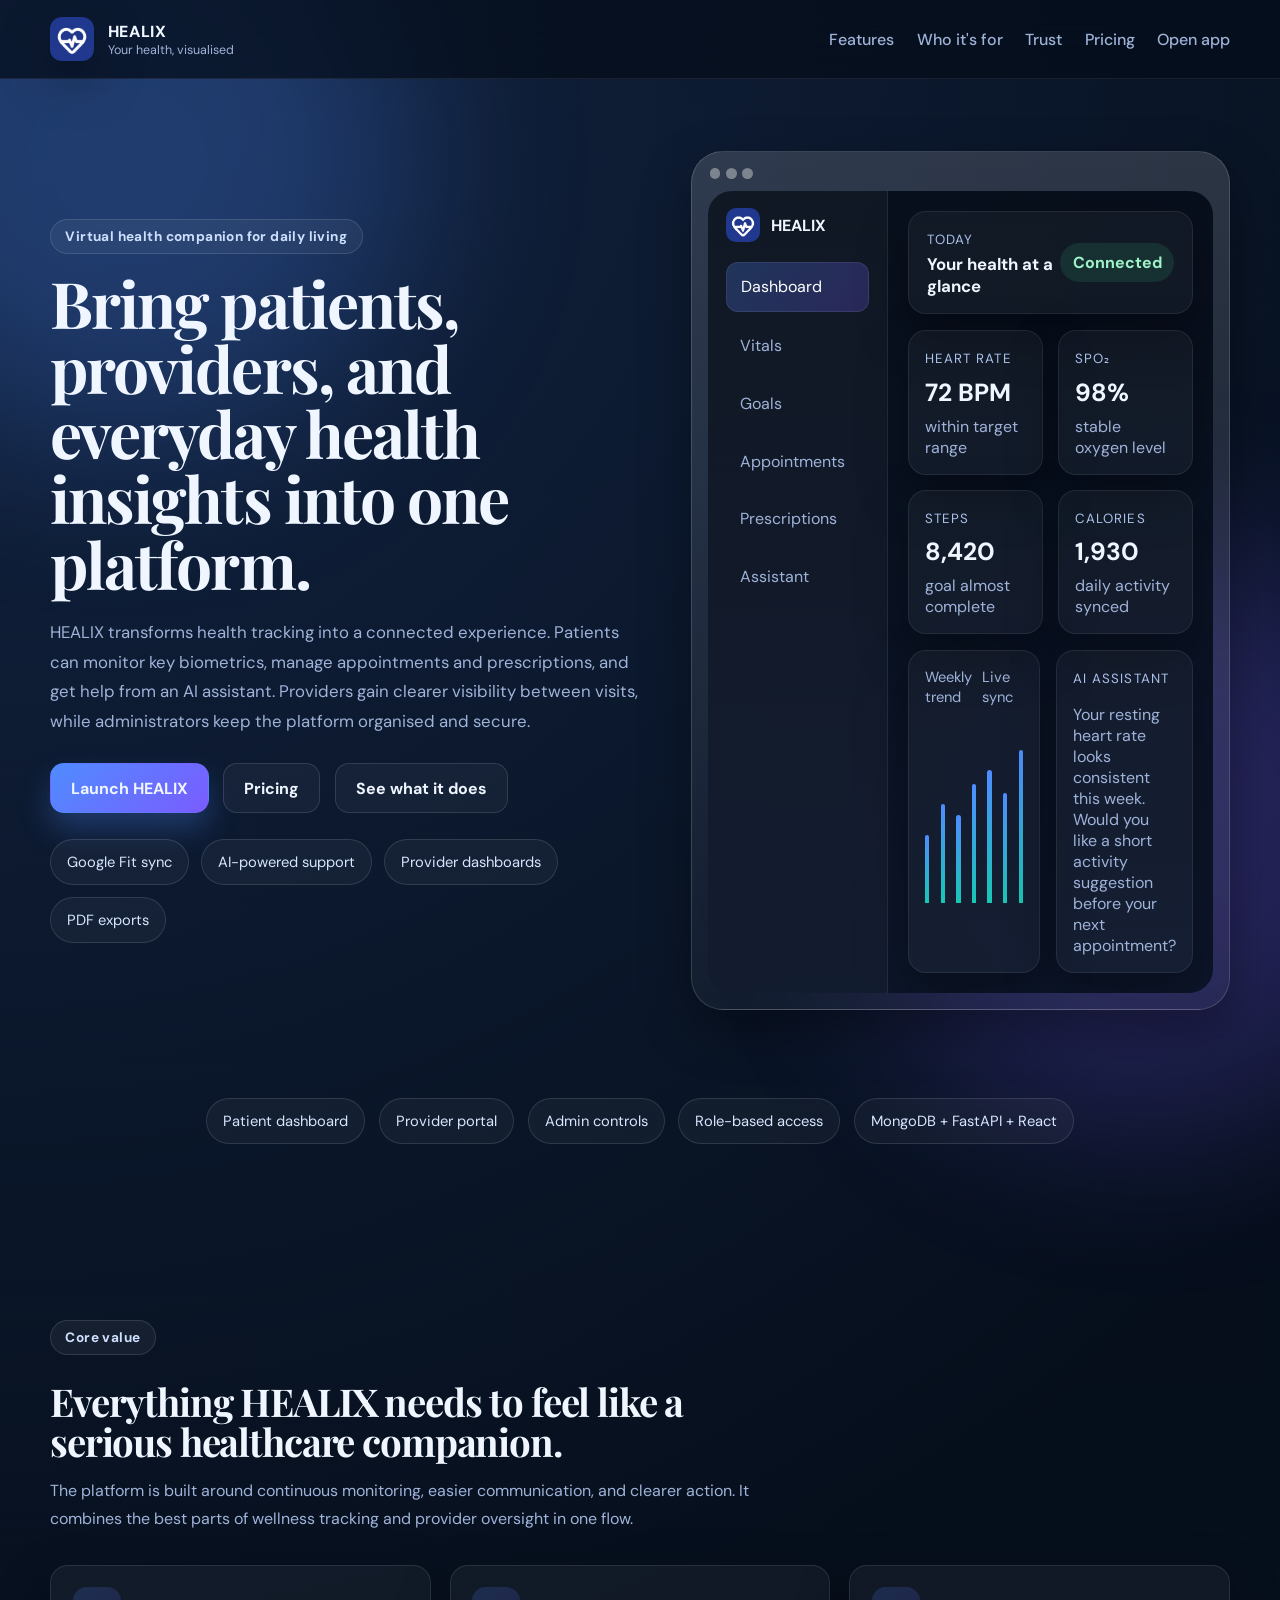
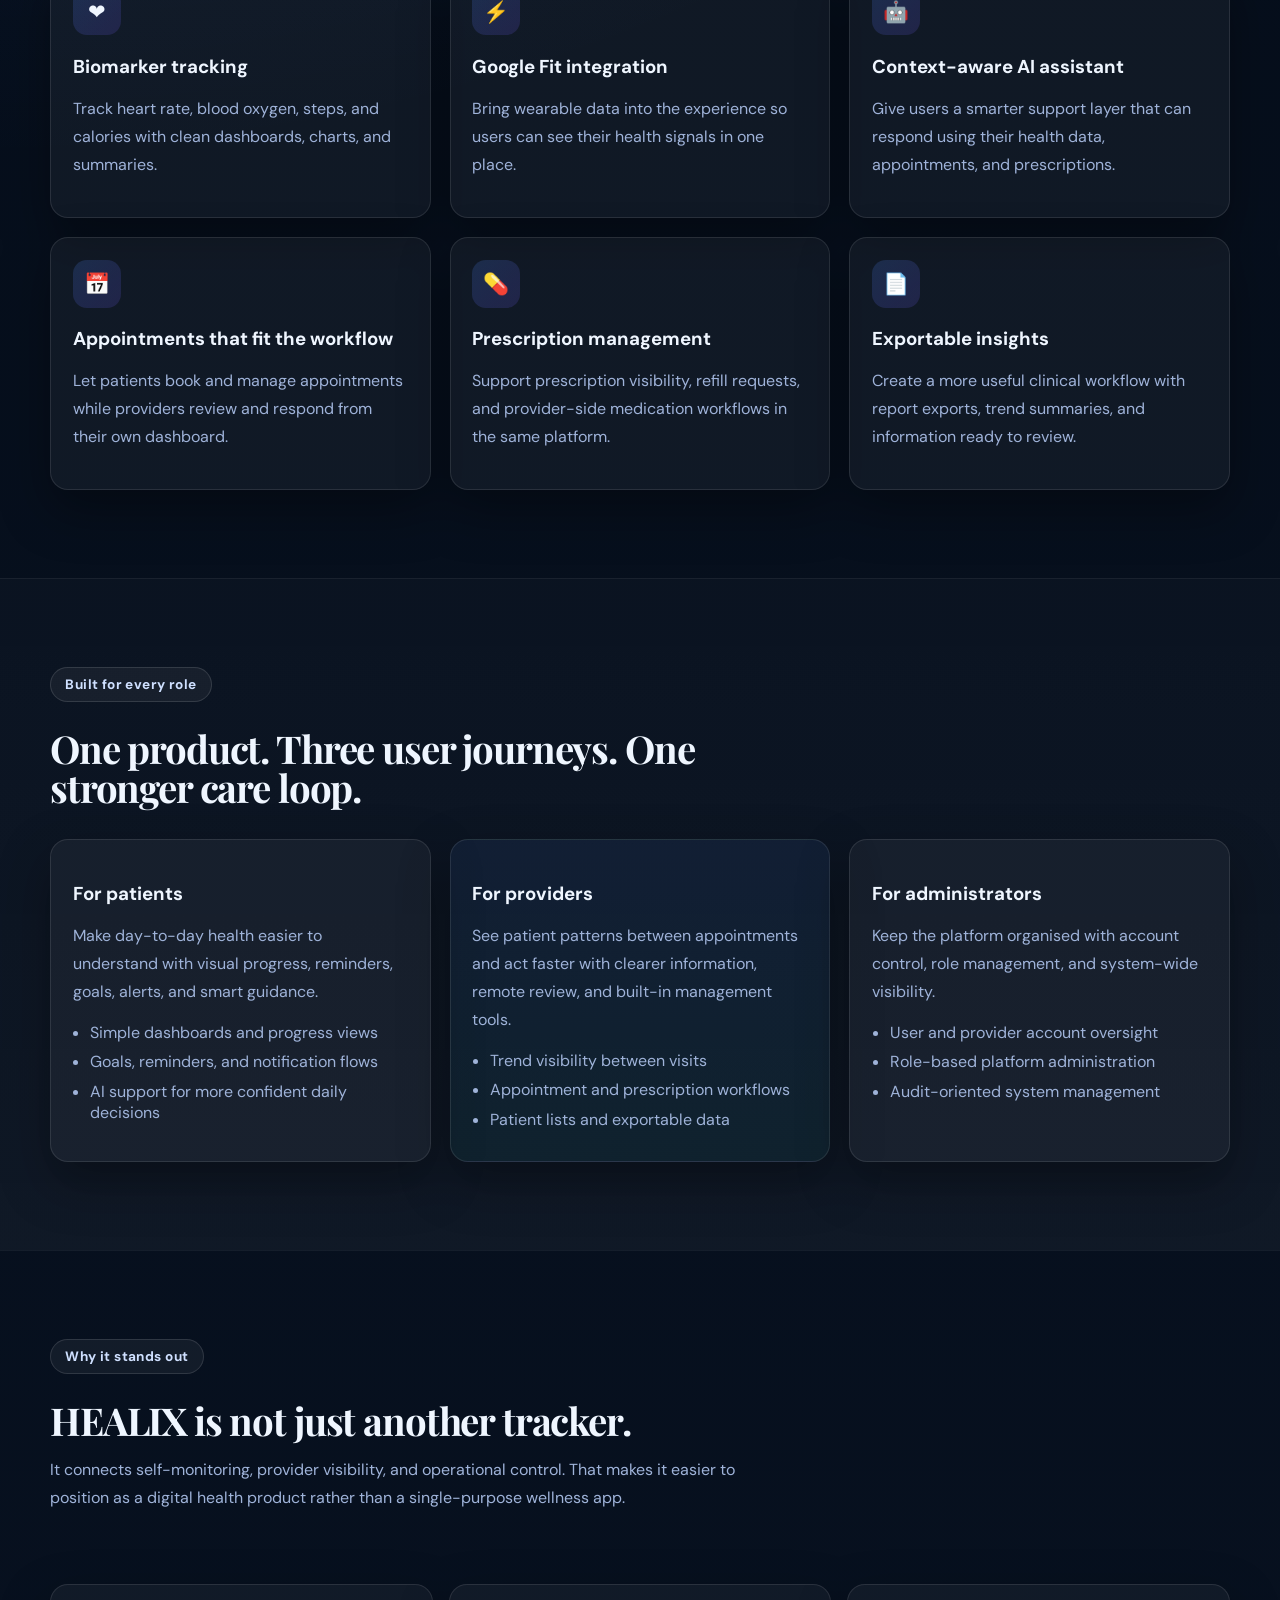
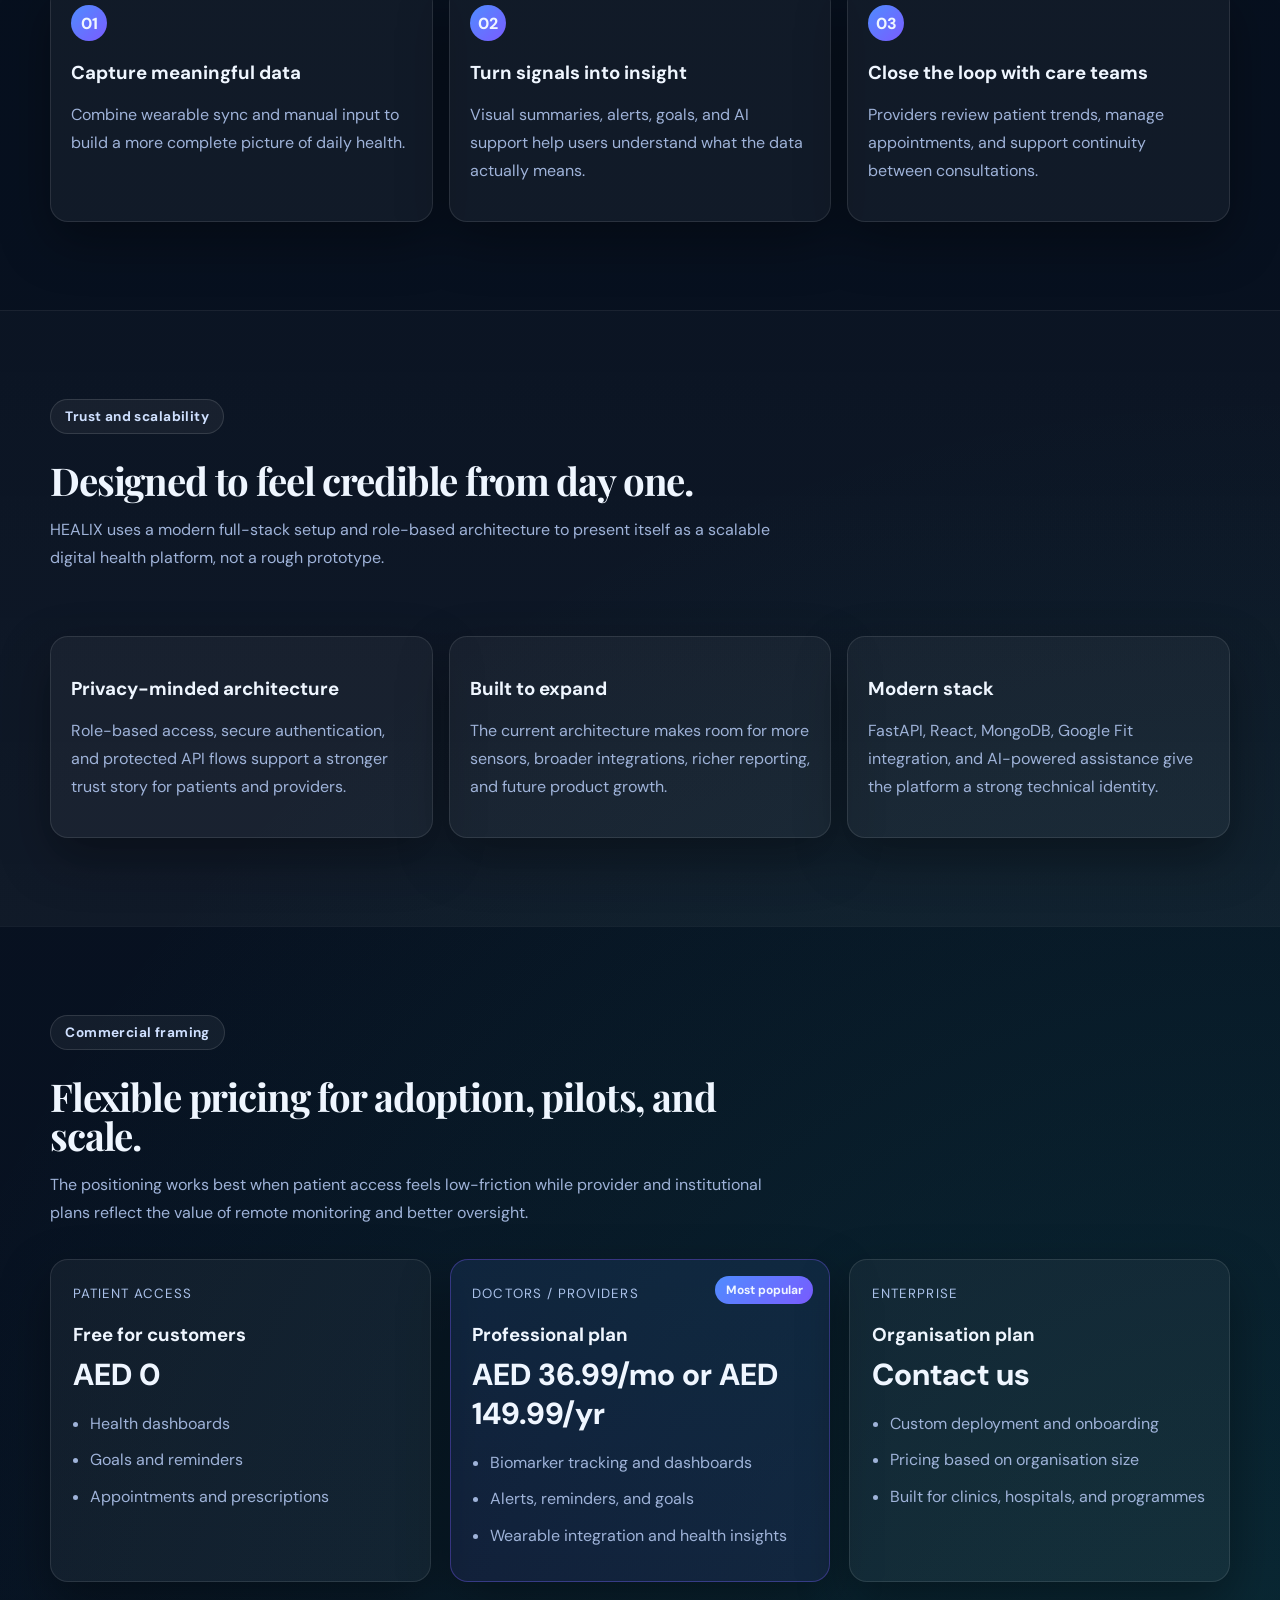
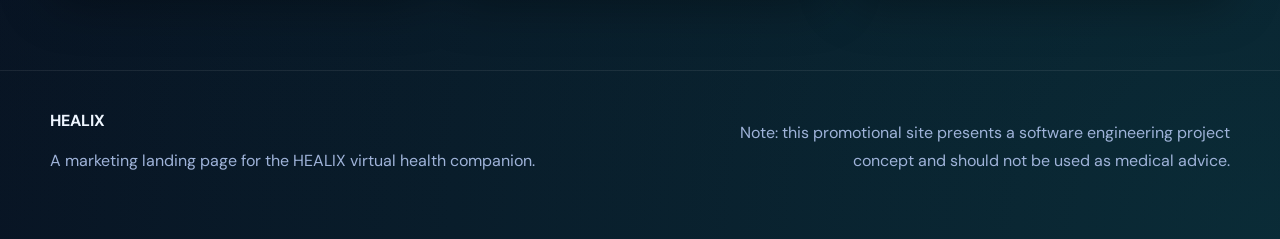
<file: index.html>
<!DOCTYPE html>
<html lang="en">
<head>
  <meta charset="UTF-8" />
  <meta name="viewport" content="width=device-width, initial-scale=1.0" />
  <title>HEALIX | Your health, visualised</title>
  <meta name="description" content="HEALIX is a virtual health companion that brings biomarker tracking, AI support, provider visibility, appointments, and prescriptions into one modern digital experience." />
  <link rel="preconnect" href="https://fonts.googleapis.com">
  <link rel="preconnect" href="https://fonts.gstatic.com" crossorigin>
  <link href="https://fonts.googleapis.com/css2?family=DM+Sans:wght@400;500;700;800&family=Playfair+Display:wght@600;700&display=swap" rel="stylesheet">
  <link rel="stylesheet" href="styles.css" />
</head>
<body>
  <div class="bg-orb orb-1"></div>
  <div class="bg-orb orb-2"></div>
  <div class="bg-grid"></div>

  <header class="site-header">
    <div class="container nav-wrap">
      <a class="brand" href="#top" aria-label="HEALIX home">
        <img src="assets/logo.png" alt="HEALIX logo" />
        <div>
          <span>HEALIX</span>
          <small>Your health, visualised</small>
        </div>
      </a>

      <button class="menu-toggle" aria-label="Toggle menu" aria-expanded="false">☰</button>

      <nav class="site-nav">
        <a href="#features">Features</a>
        <a href="#audiences">Who it's for</a>
        <a href="#security">Trust</a>
        <a href="#pricing">Pricing</a>
        <a href="https://frontend-a6x3.onrender.com" target="_blank" rel="noopener noreferrer">Open app</a>
      </nav>
    </div>
  </header>

  <main id="top">
    <section class="hero section">
      <div class="container hero-grid">
        <div class="hero-copy reveal">
          <span class="eyebrow">Virtual health companion for daily living</span>
          <h1>Bring patients, providers, and everyday health insights into one platform.</h1>
          <p class="lead">
            HEALIX transforms health tracking into a connected experience. Patients can monitor key biometrics, manage appointments and prescriptions, and get help from an AI assistant. Providers gain clearer visibility between visits, while administrators keep the platform organised and secure.
          </p>
          <div class="hero-actions">
            <a class="btn btn-primary" href="https://frontend-a6x3.onrender.com" target="_blank" rel="noopener noreferrer">Launch HEALIX</a>
            <a class="btn btn-secondary" href="#pricing">Pricing</a>
            <a class="btn btn-secondary" href="#features">See what it does</a>
          </div>
          <div class="hero-points">
            <span>Google Fit sync</span>
            <span>AI-powered support</span>
            <span>Provider dashboards</span>
            <span>PDF exports</span>
          </div>
        </div>

        <div class="hero-visual reveal delay-1">
          <div class="device-shell">
            <div class="device-topbar">
              <span></span><span></span><span></span>
            </div>
            <div class="mockup">
              <div class="mockup-sidebar">
                <div class="mockup-brand">
                  <img src="assets/logo.png" alt="" />
                  <strong>HEALIX</strong>
                </div>
                <div class="mockup-nav">
                  <span class="active">Dashboard</span>
                  <span>Vitals</span>
                  <span>Goals</span>
                  <span>Appointments</span>
                  <span>Prescriptions</span>
                  <span>Assistant</span>
                </div>
              </div>
              <div class="mockup-main">
                <div class="mockup-summary card-like">
                  <div>
                    <small>Today</small>
                    <h3>Your health at a glance</h3>
                  </div>
                  <span class="status-pill">Connected</span>
                </div>
                <div class="metric-grid">
                  <article class="metric-card card-like">
                    <small>Heart rate</small>
                    <strong>72 BPM</strong>
                    <span>within target range</span>
                  </article>
                  <article class="metric-card card-like">
                    <small>SpO₂</small>
                    <strong>98%</strong>
                    <span>stable oxygen level</span>
                  </article>
                  <article class="metric-card card-like">
                    <small>Steps</small>
                    <strong>8,420</strong>
                    <span>goal almost complete</span>
                  </article>
                  <article class="metric-card card-like">
                    <small>Calories</small>
                    <strong>1,930</strong>
                    <span>daily activity synced</span>
                  </article>
                </div>
                <div class="mockup-lower">
                  <div class="chart-card card-like">
                    <div class="chart-labels">
                      <span>Weekly trend</span>
                      <span>Live sync</span>
                    </div>
                    <div class="chart-bars" aria-hidden="true">
                      <span style="height:38%"></span>
                      <span style="height:55%"></span>
                      <span style="height:49%"></span>
                      <span style="height:66%"></span>
                      <span style="height:74%"></span>
                      <span style="height:61%"></span>
                      <span style="height:85%"></span>
                    </div>
                  </div>
                  <div class="assistant-card card-like">
                    <small>AI Assistant</small>
                    <p>Your resting heart rate looks consistent this week. Would you like a short activity suggestion before your next appointment?</p>
                  </div>
                </div>
              </div>
            </div>
          </div>
        </div>
      </div>
    </section>

    <section class="section trust-strip">
      <div class="container trust-items reveal">
        <span>Patient dashboard</span>
        <span>Provider portal</span>
        <span>Admin controls</span>
        <span>Role-based access</span>
        <span>MongoDB + FastAPI + React</span>
      </div>
    </section>

    <section id="features" class="section">
      <div class="container">
        <div class="section-heading reveal">
          <span class="eyebrow">Core value</span>
          <h2>Everything HEALIX needs to feel like a serious healthcare companion.</h2>
          <p>
            The platform is built around continuous monitoring, easier communication, and clearer action. It combines the best parts of wellness tracking and provider oversight in one flow.
          </p>
        </div>

        <div class="feature-grid">
          <article class="feature-card reveal">
            <div class="icon">❤</div>
            <h3>Biomarker tracking</h3>
            <p>Track heart rate, blood oxygen, steps, and calories with clean dashboards, charts, and summaries.</p>
          </article>
          <article class="feature-card reveal delay-1">
            <div class="icon">⚡</div>
            <h3>Google Fit integration</h3>
            <p>Bring wearable data into the experience so users can see their health signals in one place.</p>
          </article>
          <article class="feature-card reveal delay-2">
            <div class="icon">🤖</div>
            <h3>Context-aware AI assistant</h3>
            <p>Give users a smarter support layer that can respond using their health data, appointments, and prescriptions.</p>
          </article>
          <article class="feature-card reveal">
            <div class="icon">📅</div>
            <h3>Appointments that fit the workflow</h3>
            <p>Let patients book and manage appointments while providers review and respond from their own dashboard.</p>
          </article>
          <article class="feature-card reveal delay-1">
            <div class="icon">💊</div>
            <h3>Prescription management</h3>
            <p>Support prescription visibility, refill requests, and provider-side medication workflows in the same platform.</p>
          </article>
          <article class="feature-card reveal delay-2">
            <div class="icon">📄</div>
            <h3>Exportable insights</h3>
            <p>Create a more useful clinical workflow with report exports, trend summaries, and information ready to review.</p>
          </article>
        </div>
      </div>
    </section>

    <section id="audiences" class="section section-alt">
      <div class="container">
        <div class="section-heading reveal">
          <span class="eyebrow">Built for every role</span>
          <h2>One product. Three user journeys. One stronger care loop.</h2>
        </div>

        <div class="audience-grid">
          <article class="audience-card reveal">
            <h3>For patients</h3>
            <p>Make day-to-day health easier to understand with visual progress, reminders, goals, alerts, and smart guidance.</p>
            <ul>
              <li>Simple dashboards and progress views</li>
              <li>Goals, reminders, and notification flows</li>
              <li>AI support for more confident daily decisions</li>
            </ul>
          </article>

          <article class="audience-card reveal delay-1 accent">
            <h3>For providers</h3>
            <p>See patient patterns between appointments and act faster with clearer information, remote review, and built-in management tools.</p>
            <ul>
              <li>Trend visibility between visits</li>
              <li>Appointment and prescription workflows</li>
              <li>Patient lists and exportable data</li>
            </ul>
          </article>

          <article class="audience-card reveal delay-2">
            <h3>For administrators</h3>
            <p>Keep the platform organised with account control, role management, and system-wide visibility.</p>
            <ul>
              <li>User and provider account oversight</li>
              <li>Role-based platform administration</li>
              <li>Audit-oriented system management</li>
            </ul>
          </article>
        </div>
      </div>
    </section>

    <section class="section">
      <div class="container journey-grid">
        <div class="section-heading reveal">
          <span class="eyebrow">Why it stands out</span>
          <h2>HEALIX is not just another tracker.</h2>
          <p>
            It connects self-monitoring, provider visibility, and operational control. That makes it easier to position as a digital health product rather than a single-purpose wellness app.
          </p>
        </div>

        <div class="journey-steps">
          <article class="journey-step reveal">
            <span>01</span>
            <h3>Capture meaningful data</h3>
            <p>Combine wearable sync and manual input to build a more complete picture of daily health.</p>
          </article>
          <article class="journey-step reveal delay-1">
            <span>02</span>
            <h3>Turn signals into insight</h3>
            <p>Visual summaries, alerts, goals, and AI support help users understand what the data actually means.</p>
          </article>
          <article class="journey-step reveal delay-2">
            <span>03</span>
            <h3>Close the loop with care teams</h3>
            <p>Providers review patient trends, manage appointments, and support continuity between consultations.</p>
          </article>
        </div>
      </div>
    </section>

    <section id="security" class="section section-alt">
      <div class="container security-grid">
        <div class="section-heading reveal">
          <span class="eyebrow">Trust and scalability</span>
          <h2>Designed to feel credible from day one.</h2>
          <p>
            HEALIX uses a modern full-stack setup and role-based architecture to present itself as a scalable digital health platform, not a rough prototype.
          </p>
        </div>

        <div class="security-cards reveal delay-1">
          <article class="security-card">
            <h3>Privacy-minded architecture</h3>
            <p>Role-based access, secure authentication, and protected API flows support a stronger trust story for patients and providers.</p>
          </article>
          <article class="security-card">
            <h3>Built to expand</h3>
            <p>The current architecture makes room for more sensors, broader integrations, richer reporting, and future product growth.</p>
          </article>
          <article class="security-card">
            <h3>Modern stack</h3>
            <p>FastAPI, React, MongoDB, Google Fit integration, and AI-powered assistance give the platform a strong technical identity.</p>
          </article>
        </div>
      </div>
    </section>

    <section id="pricing" class="section">
      <div class="container">
        <div class="section-heading reveal">
          <span class="eyebrow">Commercial framing</span>
          <h2>Flexible pricing for adoption, pilots, and scale.</h2>
          <p>
            The positioning works best when patient access feels low-friction while provider and institutional plans reflect the value of remote monitoring and better oversight.
          </p>
        </div>

        <div class="pricing-grid">
          <article class="pricing-card reveal">
            <small>Patient access</small>
            <h3>Free for customers</h3>
            <p class="price">AED 0</p>
            <ul>
              <li>Health dashboards</li>
              <li>Goals and reminders</li>
              <li>Appointments and prescriptions</li>
            </ul>
          </article>
          <article class="pricing-card featured reveal delay-1">
            <div class="badge-top">Most popular</div>
            <small>Doctors / providers</small>
            <h3>Professional plan</h3>
            <p class="price">AED 36.99/mo or AED 149.99/yr</p>
            <ul>
              <li>Biomarker tracking and dashboards</li>
              <li>Alerts, reminders, and goals</li>
              <li>Wearable integration and health insights</li>
            </ul>
          </article>
          <article class="pricing-card reveal delay-2">
            <small>Enterprise</small>
            <h3>Organisation plan</h3>
            <p class="price">Contact us</p>
            <ul>
              <li>Custom deployment and onboarding</li>
              <li>Pricing based on organisation size</li>
              <li>Built for clinics, hospitals, and programmes</li>
            </ul>
          </article>
        </div>
      </div>
    </section>

  </main>

  <footer class="site-footer">
    <div class="container footer-wrap">
      <div>
        <strong>HEALIX</strong>
        <p>A marketing landing page for the HEALIX virtual health companion.</p>
      </div>
      <p class="footer-note">Note: this promotional site presents a software engineering project concept and should not be used as medical advice.</p>
    </div>
  </footer>

  <script src="script.js"></script>
</body>
</html>
</file>
<file: styles.css>
:root {
  --bg: #06101f;
  --bg-2: #0b1528;
  --surface: rgba(255, 255, 255, 0.06);
  --surface-2: rgba(255, 255, 255, 0.08);
  --border: rgba(255, 255, 255, 0.12);
  --text: #eff6ff;
  --muted: #9fb3d9;
  --primary: #4f8cff;
  --primary-2: #7a5cff;
  --accent: #18c7b5;
  --success: #39d98a;
  --shadow: 0 20px 50px rgba(0, 0, 0, 0.35);
  --radius: 18px;
  --radius-lg: 28px;
  --max: 1180px;
}

* { box-sizing: border-box; }
html { scroll-behavior: smooth; }
body {
  margin: 0;
  font-family: "DM Sans", sans-serif;
  background:
    radial-gradient(circle at top left, rgba(79, 140, 255, 0.18), transparent 34%),
    radial-gradient(circle at bottom right, rgba(24, 199, 181, 0.14), transparent 28%),
    linear-gradient(180deg, #050d19 0%, #081222 100%);
  color: var(--text);
  overflow-x: hidden;
}

a { color: inherit; text-decoration: none; }
img { max-width: 100%; display: block; }

.bg-grid {
  position: fixed;
  inset: 0;
  background-image:
    linear-gradient(rgba(255,255,255,0.04) 1px, transparent 1px),
    linear-gradient(90deg, rgba(255,255,255,0.04) 1px, transparent 1px);
  background-size: 42px 42px;
  opacity: 0.14;
  pointer-events: none;
  z-index: -3;
}

.bg-orb {
  position: fixed;
  width: 36rem;
  height: 36rem;
  border-radius: 50%;
  filter: blur(90px);
  opacity: 0.25;
  pointer-events: none;
  z-index: -2;
}

.orb-1 {
  top: -8rem;
  left: -10rem;
  background: #4f8cff;
}

.orb-2 {
  bottom: -14rem;
  right: -10rem;
  background: #7a5cff;
}

.container {
  width: min(var(--max), calc(100% - 2rem));
  margin: 0 auto;
}

.section {
  padding: 5.5rem 0;
}

.section-alt {
  background: linear-gradient(180deg, rgba(255,255,255,0.02), rgba(255,255,255,0.04));
  border-top: 1px solid rgba(255,255,255,0.04);
  border-bottom: 1px solid rgba(255,255,255,0.04);
}

.site-header {
  position: sticky;
  top: 0;
  z-index: 30;
  backdrop-filter: blur(18px);
  background: rgba(5, 13, 25, 0.72);
  border-bottom: 1px solid rgba(255,255,255,0.08);
}

.nav-wrap {
  display: flex;
  align-items: center;
  justify-content: space-between;
  min-height: 78px;
  gap: 1rem;
}

.brand {
  display: inline-flex;
  align-items: center;
  gap: 0.85rem;
}

.brand img {
  width: 44px;
  height: 44px;
  border-radius: 12px;
  box-shadow: var(--shadow);
}

.brand span {
  display: block;
  font-weight: 800;
  letter-spacing: 0.04em;
}

.brand small {
  display: block;
  color: var(--muted);
  font-size: 0.78rem;
}

.site-nav {
  display: flex;
  align-items: center;
  gap: 1.4rem;
}

.site-nav a {
  color: var(--muted);
  font-weight: 500;
}

.site-nav a:hover { color: white; }
.menu-toggle {
  display: none;
  background: transparent;
  border: 1px solid rgba(255,255,255,0.16);
  color: white;
  width: 44px;
  height: 44px;
  border-radius: 12px;
  font-size: 1.1rem;
}

.hero {
  padding-top: 4.5rem;
}

.hero-grid {
  display: grid;
  grid-template-columns: 1.1fr 1fr;
  align-items: center;
  gap: 3rem;
}

.eyebrow {
  display: inline-flex;
  align-items: center;
  gap: 0.5rem;
  padding: 0.5rem 0.9rem;
  border-radius: 999px;
  border: 1px solid rgba(255,255,255,0.12);
  background: rgba(255,255,255,0.05);
  color: #cfe0ff;
  font-size: 0.85rem;
  font-weight: 700;
  letter-spacing: 0.03em;
  margin-bottom: 1rem;
}

.hero h1,
.section-heading h2,
.cta-box h2 {
  margin: 0;
  font-family: "Playfair Display", serif;
  line-height: 1.02;
  letter-spacing: -0.03em;
}

.hero h1 {
  font-size: clamp(2.8rem, 5vw, 5rem);
  max-width: 12ch;
}

.lead,
.section-heading p,
.cta-box p,
.feature-card p,
.audience-card p,
.journey-step p,
.security-card p,
.pricing-card li,
.site-footer p {
  color: var(--muted);
  line-height: 1.75;
}

.lead {
  max-width: 60ch;
  font-size: 1.05rem;
  margin: 1.4rem 0 0;
}

.hero-actions,
.cta-actions {
  display: flex;
  flex-wrap: wrap;
  gap: 0.9rem;
  margin-top: 1.7rem;
}

.btn {
  display: inline-flex;
  align-items: center;
  justify-content: center;
  min-height: 50px;
  padding: 0 1.25rem;
  border-radius: 14px;
  font-weight: 700;
  border: 1px solid transparent;
  transition: transform 0.2s ease, box-shadow 0.2s ease, border-color 0.2s ease;
}

.btn:hover {
  transform: translateY(-2px);
}

.btn-primary {
  background: linear-gradient(135deg, var(--primary), var(--primary-2));
  box-shadow: 0 16px 30px rgba(79, 140, 255, 0.28);
}

.btn-secondary {
  background: rgba(255,255,255,0.04);
  border-color: rgba(255,255,255,0.12);
}

.hero-points {
  display: flex;
  flex-wrap: wrap;
  gap: 0.75rem;
  margin-top: 1.6rem;
}

.hero-points span,
.trust-items span {
  padding: 0.75rem 1rem;
  border-radius: 999px;
  border: 1px solid rgba(255,255,255,0.12);
  background: rgba(255,255,255,0.04);
  color: #d7e6ff;
  font-size: 0.92rem;
}

.hero-visual {
  position: relative;
}

.device-shell {
  border-radius: 32px;
  padding: 1rem;
  background: linear-gradient(180deg, rgba(255,255,255,0.14), rgba(255,255,255,0.04));
  border: 1px solid rgba(255,255,255,0.15);
  box-shadow: var(--shadow);
}

.device-topbar {
  display: flex;
  gap: 0.35rem;
  padding: 0 0.1rem 0.75rem;
}

.device-topbar span {
  width: 0.68rem;
  height: 0.68rem;
  border-radius: 50%;
  background: rgba(255,255,255,0.38);
}

.mockup {
  display: grid;
  grid-template-columns: 180px 1fr;
  min-height: 560px;
  overflow: hidden;
  border-radius: 24px;
  background: linear-gradient(180deg, rgba(7,14,27,0.95), rgba(11,21,40,0.95));
}

.mockup-sidebar {
  padding: 1.1rem;
  border-right: 1px solid rgba(255,255,255,0.08);
  background: rgba(255,255,255,0.03);
}

.mockup-brand {
  display: flex;
  align-items: center;
  gap: 0.7rem;
  margin-bottom: 1.2rem;
}

.mockup-brand img {
  width: 34px;
  height: 34px;
  border-radius: 10px;
}

.mockup-nav {
  display: grid;
  gap: 0.6rem;
}

.mockup-nav span {
  display: block;
  padding: 0.85rem 0.9rem;
  border-radius: 12px;
  color: var(--muted);
  background: transparent;
}

.mockup-nav .active {
  color: white;
  background: linear-gradient(135deg, rgba(79,140,255,0.25), rgba(122,92,255,0.24));
  border: 1px solid rgba(255,255,255,0.08);
}

.mockup-main {
  padding: 1.25rem;
  display: grid;
  gap: 1rem;
}

.card-like,
.feature-card,
.audience-card,
.journey-step,
.security-card,
.pricing-card,
.cta-box {
  background: rgba(255,255,255,0.045);
  border: 1px solid rgba(255,255,255,0.1);
  border-radius: var(--radius);
  box-shadow: var(--shadow);
}

.mockup-summary,
.metric-card,
.chart-card,
.assistant-card {
  background: rgba(255,255,255,0.04);
  border: 1px solid rgba(255,255,255,0.08);
  border-radius: 18px;
}

.mockup-summary {
  display: flex;
  align-items: center;
  justify-content: space-between;
  padding: 1rem 1.1rem;
}

.mockup-summary h3 {
  margin: 0.28rem 0 0;
  font-size: 1.05rem;
}

.mockup-summary small,
.metric-card small,
.assistant-card small,
.pricing-card small {
  color: #aac1e9;
  text-transform: uppercase;
  letter-spacing: 0.08em;
}

.status-pill {
  padding: 0.55rem 0.8rem;
  border-radius: 999px;
  background: rgba(57,217,138,0.12);
  color: #9ef3c8;
  font-weight: 700;
}

.metric-grid {
  display: grid;
  grid-template-columns: repeat(2, minmax(0, 1fr));
  gap: 0.95rem;
}

.metric-card {
  padding: 1rem;
}

.metric-card strong {
  display: block;
  margin: 0.45rem 0;
  font-size: 1.55rem;
}

.metric-card span,
.chart-labels,
.chart-card span,
.assistant-card p {
  color: var(--muted);
}

.mockup-lower {
  display: grid;
  grid-template-columns: 1.1fr 0.9fr;
  gap: 1rem;
}

.chart-card,
.assistant-card {
  padding: 1rem;
}

.chart-labels {
  display: flex;
  align-items: center;
  justify-content: space-between;
  margin-bottom: 1rem;
  font-size: 0.92rem;
}

.chart-bars {
  display: flex;
  align-items: end;
  gap: 0.7rem;
  height: 180px;
}

.chart-bars span {
  flex: 1;
  border-radius: 999px 999px 0 0;
  background: linear-gradient(180deg, var(--primary), var(--accent));
}

.assistant-card p { margin-bottom: 0; }

.trust-strip { padding-top: 0; }
.trust-items {
  display: flex;
  flex-wrap: wrap;
  gap: 0.85rem;
  justify-content: center;
}

.section-heading {
  max-width: 720px;
  margin-bottom: 2rem;
}

.section-heading h2 {
  font-size: clamp(2rem, 3vw, 3.3rem);
  margin-top: 0.7rem;
}

.feature-grid,
.audience-grid,
.pricing-grid {
  display: grid;
  grid-template-columns: repeat(3, minmax(0, 1fr));
  gap: 1.2rem;
}

.feature-card,
.audience-card,
.pricing-card {
  padding: 1.35rem;
}

.feature-card .icon {
  display: inline-flex;
  align-items: center;
  justify-content: center;
  width: 3rem;
  height: 3rem;
  border-radius: 14px;
  background: linear-gradient(135deg, rgba(79,140,255,0.18), rgba(122,92,255,0.16));
  font-size: 1.3rem;
}

.feature-card h3,
.audience-card h3,
.journey-step h3,
.security-card h3,
.pricing-card h3 {
  margin-bottom: 0.5rem;
}

.audience-card ul,
.pricing-card ul {
  padding-left: 1.1rem;
  margin: 1rem 0 0;
  color: var(--muted);
}

.audience-card li,
.pricing-card li { margin-bottom: 0.55rem; }
.audience-card.accent {
  background: linear-gradient(180deg, rgba(79,140,255,0.08), rgba(24,199,181,0.06));
}

.journey-grid { display: grid; gap: 1.5rem; }
.journey-steps {
  display: grid;
  grid-template-columns: repeat(3, minmax(0, 1fr));
  gap: 1rem;
}

.journey-step,
.security-card { padding: 1.25rem; }

.journey-step span {
  display: inline-flex;
  width: 2.25rem;
  height: 2.25rem;
  align-items: center;
  justify-content: center;
  border-radius: 50%;
  background: linear-gradient(135deg, var(--primary), var(--primary-2));
  font-weight: 800;
}

.security-grid { display: grid; gap: 1rem; }
.security-cards {
  display: grid;
  grid-template-columns: repeat(3, minmax(0, 1fr));
  gap: 1rem;
}

.pricing-card {
  position: relative;
}

.pricing-card .price {
  font-size: 1.9rem;
  font-weight: 800;
  margin: 0.45rem 0 1rem;
}

.pricing-card.featured {
  background: linear-gradient(180deg, rgba(79,140,255,0.1), rgba(122,92,255,0.08));
  border-color: rgba(122,92,255,0.36);
}

.badge-top {
  position: absolute;
  top: 1rem;
  right: 1rem;
  padding: 0.35rem 0.65rem;
  border-radius: 999px;
  background: linear-gradient(135deg, var(--primary), var(--primary-2));
  font-size: 0.75rem;
  font-weight: 700;
}


.site-footer {
  padding: 2rem 0 3rem;
  border-top: 1px solid rgba(255,255,255,0.08);
}

.footer-wrap {
  display: flex;
  align-items: end;
  justify-content: space-between;
  gap: 1.5rem;
}

.footer-note {
  max-width: 34rem;
  text-align: right;
}

.reveal {
  opacity: 0;
  transform: translateY(22px);
  transition: opacity 0.6s ease, transform 0.6s ease;
}

.reveal.is-visible {
  opacity: 1;
  transform: translateY(0);
}

.delay-1 { transition-delay: 0.1s; }
.delay-2 { transition-delay: 0.2s; }

@media (max-width: 980px) {
  .hero-grid,
  .feature-grid,
  .audience-grid,
  .pricing-grid,
  .journey-steps,
  .security-cards,
  .cta-box,
  .footer-wrap {
    grid-template-columns: 1fr;
    flex-direction: column;
    align-items: stretch;
  }

  .hero-grid {
    grid-template-columns: 1fr;
  }

  .mockup {
    grid-template-columns: 1fr;
    min-height: auto;
  }

  .mockup-sidebar {
    border-right: none;
    border-bottom: 1px solid rgba(255,255,255,0.08);
  }

  .mockup-nav {
    grid-template-columns: repeat(3, minmax(0,1fr));
  }

  .footer-note { text-align: left; }
}

@media (max-width: 760px) {
  .site-nav {
    position: absolute;
    top: calc(100% + 0.65rem);
    right: 1rem;
    width: min(280px, calc(100vw - 2rem));
    padding: 1rem;
    border-radius: 18px;
    background: rgba(7, 14, 27, 0.98);
    border: 1px solid rgba(255,255,255,0.12);
    box-shadow: var(--shadow);
    display: none;
    flex-direction: column;
    align-items: flex-start;
  }

  .site-nav.open { display: flex; }
  .menu-toggle { display: inline-flex; align-items: center; justify-content: center; }

  .hero h1 { max-width: none; }
  .metric-grid,
  .mockup-lower {
    grid-template-columns: 1fr;
  }

  .mockup-nav {
    grid-template-columns: repeat(2, minmax(0,1fr));
  }
}

@media (max-width: 560px) {
  .section { padding: 4.2rem 0; }
  .hero { padding-top: 3rem; }
  .hero-points,
  .trust-items { justify-content: flex-start; }
  .section-heading h2 { font-size: 2rem; }
  .cta-box { padding: 1.4rem; }
}
</file>
